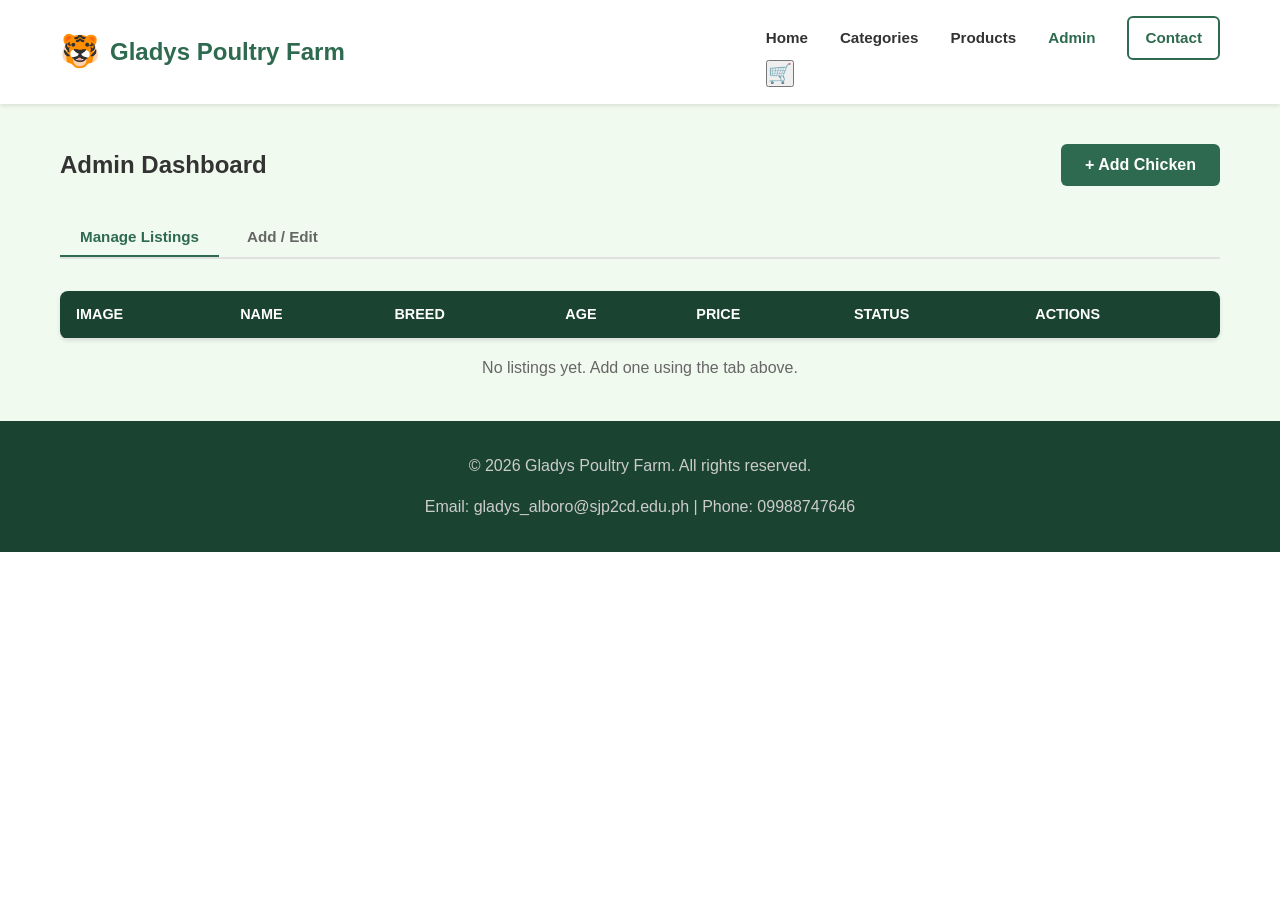
<file: GLADYS/admin.html>
<!DOCTYPE html>
<html lang="en">
<head>
  <meta charset="UTF-8">
  <meta name="viewport" content="width=device-width, initial-scale=1.0">
  <title>Admin Dashboard - Gladys Poultry Farm</title>
  <link rel="stylesheet" href="css/style.css">
</head>
<body>

  <!-- Navbar -->
  <header>
    <div class="container navbar">
      <div class="logo">
        <span>&#128047;</span>
        Gladys Poultry Farm
      </div>
      <nav>
        <ul class="nav-links">
          <li><a href="index.html">Home</a></li>
          <li><a href="categories.html">Categories</a></li>
          <li><a href="products.html">Products</a></li>
          <li><a href="admin.html" style="color:var(--primary)">Admin</a></li>
          <li><a href="index.html#contact" class="btn btn-outline btn-sm">Contact</a></li>
        </ul>
        <button id="cart-btn" class="cart-icon" aria-label="Shopping Cart">&#128722;<span class="cart-count">0</span></button>
        <button class="mobile-menu-btn" aria-label="Menu">&#9776;</button>
      </nav>
    </div>
  </header>

  <!-- Admin Dashboard -->
  <section class="admin-section">
    <div class="container">
      <div class="admin-header">
        <h1>Admin Dashboard</h1>
        <button class="btn" onclick="openAddModal()">+ Add Chicken</button>
      </div>

      <div class="admin-tabs">
        <button class="admin-tab-btn active" data-tab="manage-products">Manage Listings</button>
        <button class="admin-tab-btn" data-tab="add-product">Add / Edit</button>
      </div>

      <!-- Manage Listings Tab -->
      <div id="manage-products" class="admin-tab-content active">
        <table class="admin-table">
          <thead>
            <tr>
              <th>Image</th>
              <th>Name</th>
              <th>Breed</th>
              <th>Age</th>
              <th>Price</th>
              <th>Status</th>
              <th>Actions</th>
            </tr>
          </thead>
          <tbody id="products-table">
            <!-- Populated by JS -->
          </tbody>
        </table>
        <p style="text-align:center;margin-top:1rem;color:#666;" id="no-products-msg" style="display:none;">No listings yet. Add one using the tab above.</p>
      </div>

      <!-- Add / Edit Tab -->
      <div id="add-product" class="admin-tab-content">
        <div class="admin-form">
          <h3 style="margin-bottom:1.5rem;color:var(--primary-dark);">Add / Edit Chicken Listing</h3>
          <form id="product-form">
            <input type="hidden" id="editing-index" value="-1">
            <div class="form-row">
              <div class="form-group">
                <label>Chicken Name</label>
                <input type="text" id="prod-name" placeholder="e.g. Rhode Island Red Pullet" required>
              </div>
              <div class="form-group">
                <label>Breed</label>
                <input type="text" id="prod-breed" placeholder="e.g. Rhode Island Red" required>
              </div>
            </div>
            <div class="form-row">
              <div class="form-group">
                <label>Age</label>
                <select id="prod-age" required>
                  <option value="4 months">4 months</option>
                  <option value="5 months">5 months</option>
                  <option value="6 months">6 months</option>
                  <option value="8 months">8 months</option>
                  <option value="10 months">10 months</option>
                  <option value="1 year">1 year</option>
                </select>
              </div>
              <div class="form-group">
                <label>Category</label>
                <select id="prod-category" required>
                  <option value="4-month">4-Month-Old Chickens (&#8369;100-200)</option>
                  <option value="5-month">5-Month-Old Chickens (&#8369;250-350)</option>
                  <option value="6-month-plus">6 Months &amp; Older (&#8369;400-500)</option>
                </select>
              </div>
            </div>
            <div class="form-group">
              <label>Price (Pesos)</label>
              <input type="number" id="prod-price" placeholder="e.g. 250" min="0" required>
            </div>
            <div class="form-group">
              <label>Image URL</label>
              <input type="text" id="prod-image" placeholder="images/chicken-1.jpg">
              <small style="color:#666;font-size:0.85rem;">Leave blank to use default placeholder.</small>
            </div>
            <div class="form-group">
              <label>Description</label>
              <textarea id="prod-description" rows="3" placeholder="Describe the chicken..." required></textarea>
            </div>
            <div class="form-group">
              <label>Characteristics (comma separated)</label>
              <textarea id="prod-characteristics" rows="2" placeholder="Brown egg layer, Hardy, Docile"></textarea>
            </div>
            <div class="form-group">
              <label>Availability</label>
              <select id="prod-availability">
                <option value="available">Available</option>
                <option value="unavailable">Unavailable</option>
              </select>
            </div>
            <button type="submit" class="btn save-btn">Save Listing</button>
          </form>
        </div>
      </div>

    </div>
  </section>

  <!-- Footer -->
  <footer>
    <div class="footer-content">
      <p>&copy; 2026 Gladys Poultry Farm. All rights reserved.</p>
      <p>Email: gladys_alboro@sjp2cd.edu.ph | Phone: 09988747646</p>
    </div>
  </footer>

  <!-- Cart Modal -->
  <div class="cart-modal-overlay">
    <div class="cart-modal">
      <div class="cart-modal-header">
        <h2>Shopping Cart</h2>
        <button class="close-modal" id="close-cart-modal">&times;</button>
      </div>
      <div class="cart-items"></div>
      <div class="cart-modal-footer">
        <div class="cart-total">Total: <span class="cart-total-amount">&#8369;0</span></div>
        <button class="btn">Checkout</button>
      </div>
    </div>
  </div>

  <div class="cart-notification"></div>

  <!-- Add/Edit Modal -->
  <div id="admin-add-modal" style="display:none;" class="cart-modal-overlay">
    <div class="cart-modal" style="max-width:700px;">
      <div class="cart-modal-header">
        <h3 id="modal-title">Add Chicken</h3>
        <button class="close-modal" onclick="document.getElementById('admin-add-modal').style.display='none'">&times;</button>
      </div>
      <div class="cart-items" style="padding:1.5rem;overflow:visible;">
        <form id="product-form-modal">
          <input type="hidden" id="editing-index-modal" value="-1">
          <div class="form-group">
            <label>Chicken Name</label>
            <input type="text" id="prod-name-modal" placeholder="e.g. Rhode Island Red Pullet" required>
          </div>
          <div class="form-group">
            <label>Breed</label>
            <input type="text" id="prod-breed-modal" placeholder="e.g. Rhode Island Red" required>
          </div>
          <div class="form-row">
            <div class="form-group">
              <label>Age</label>
              <select id="prod-age-modal" required>
                <option value="4 months">4 months</option>
                <option value="5 months">5 months</option>
                <option value="6 months">6 months</option>
                <option value="8 months">8 months</option>
                <option value="10 months">10 months</option>
                <option value="1 year">1 year</option>
              </select>
            </div>
            <div class="form-group">
              <label>Category</label>
              <select id="prod-category-modal" required>
                <option value="4-month">4-Month-Old Chickens (&#8369;100-200)</option>
                <option value="5-month">5-Month-Old Chickens (&#8369;250-350)</option>
                <option value="6-month-plus">6 Months &amp; Older (&#8369;400-500)</option>
              </select>
            </div>
          </div>
          <div class="form-group">
            <label>Price (Pesos)</label>
            <input type="number" id="prod-price-modal" placeholder="e.g. 250" min="0" required>
          </div>
          <div class="form-group">
            <label>Image URL</label>
            <input type="text" id="prod-image-modal" placeholder="images/chicken-1.jpg">
          </div>
          <div class="form-group">
            <label>Description</label>
            <textarea id="prod-description-modal" rows="3" placeholder="Describe the chicken..." required></textarea>
          </div>
          <div class="form-group">
            <label>Characteristics (comma separated)</label>
            <textarea id="prod-characteristics-modal" rows="2" placeholder="Brown egg layer, Hardy, Docile"></textarea>
          </div>
          <div class="form-group">
            <label>Availability</label>
            <select id="prod-availability-modal">
              <option value="available">Available</option>
              <option value="unavailable">Unavailable</option>
            </select>
          </div>
          <button type="submit" class="btn save-btn">Save Listing</button>
        </form>
      </div>
    </div>
  </div>

  <script src="js/script.js"></script>
  <script>
    // Admin modal form wiring
    const modalForm = document.getElementById("product-form-modal");
    const editIndexInput = document.getElementById("editing-index-modal");

    window.openAddModal = function () {
      editIndexInput.value = -1;
      document.getElementById("modal-title").textContent = "Add Chicken";
      modalForm.reset();
      document.getElementById("admin-add-modal").style.display = "flex";
    };

    window.openEditModal = function (index) {
      const p = products[index];
      editIndexInput.value = index;
      document.getElementById("modal-title").textContent = "Edit Chicken";
      document.getElementById("prod-name-modal").value = p.name;
      document.getElementById("prod-breed-modal").value = p.breed;
      document.getElementById("prod-age-modal").value = p.age;
      document.getElementById("prod-category-modal").value = p.category;
      document.getElementById("prod-price-modal").value = p.price;
      document.getElementById("prod-image-modal").value = p.image;
      document.getElementById("prod-description-modal").value = p.description;
      document.getElementById("prod-characteristics-modal").value = p.characteristics.join(", ");
      document.getElementById("prod-availability-modal").value = p.availability;
      document.getElementById("admin-add-modal").style.display = "flex";
    };

    window.deleteProduct = function (index) {
      if (!confirm("Delete this chicken listing?")) return;
      products.splice(index, 1);
      saveProducts();
      renderAdmin();
      renderProducts(".products-grid");
      renderProducts(".featured-grid");
    };

    modalForm.addEventListener("submit", function (e) {
      e.preventDefault();
      const name = document.getElementById("prod-name-modal").value.trim();
      const breed = document.getElementById("prod-breed-modal").value.trim();
      const age = document.getElementById("prod-age-modal").value;
      const category = document.getElementById("prod-category-modal").value;
      const price = parseFloat(document.getElementById("prod-price-modal").value);
      const description = document.getElementById("prod-description-modal").value.trim();
      const characteristics = document.getElementById("prod-characteristics-modal").value.split(",").map(c => c.trim()).filter(Boolean);
      const availability = document.getElementById("prod-availability-modal").value;
      const image = document.getElementById("prod-image-modal").value.trim() || "images/chicken-default.png";

      const idx = parseInt(editIndexInput.value);
      const productData = {
        id: idx >= 0 ? products[idx].id : Date.now(),
        name, breed, age, category, price, description, characteristics, availability, image
      };

      if (idx >= 0) products[idx] = productData;
      else products.push(productData);

      saveProducts();
      renderAdmin();
      renderProducts(".products-grid");
      renderProducts(".featured-grid");

      document.getElementById("admin-add-modal").style.display = "none";
      modalForm.reset();
      editIndexInput.value = -1;
    });

    // Ensure products table renders
    document.addEventListener("DOMContentLoaded", function () {
      const tableBody = document.getElementById("products-table");
      const noMsg = document.getElementById("no-products-msg");
      if (products.length === 0) {
        if (noMsg) noMsg.style.display = "block";
      }
      renderAdmin();
    });
  </script>
</body>
</html>
</file>
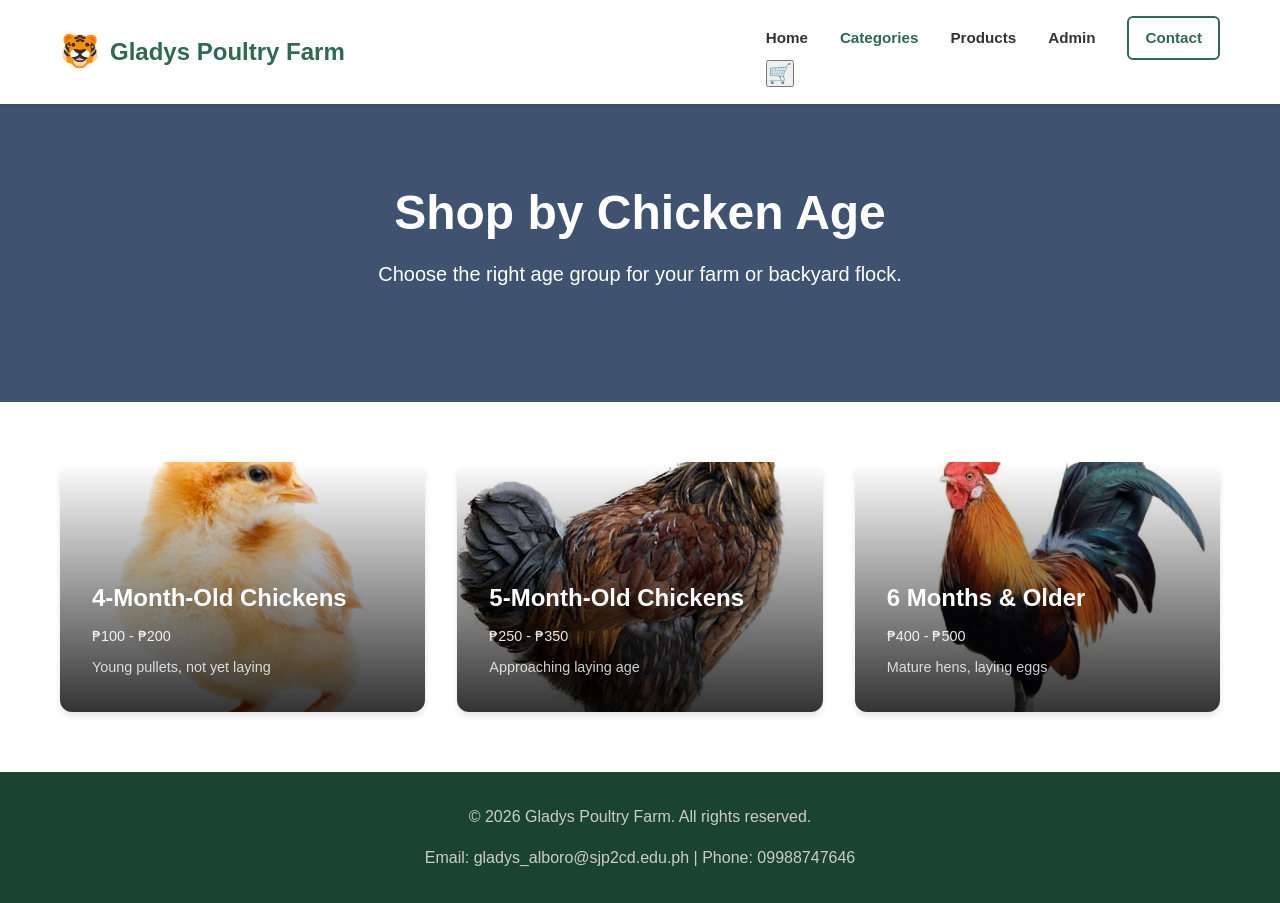
<file: GLADYS/categories.html>
<!DOCTYPE html>
<html lang="en">
<head>
  <meta charset="UTF-8">
  <meta name="viewport" content="width=device-width, initial-scale=1.0">
  <title>Chicken Categories - Gladys Poultry Farm</title>
  <link rel="stylesheet" href="css/style.css">
</head>
<body>

  <!-- Navbar -->
  <header>
    <div class="container navbar">
      <div class="logo">
        <span>&#128047;</span>
        Gladys Poultry Farm
      </div>
      <nav>
        <ul class="nav-links">
          <li><a href="index.html">Home</a></li>
          <li><a href="categories.html" style="color:var(--primary)">Categories</a></li>
          <li><a href="products.html">Products</a></li>
          <li><a href="admin.html">Admin</a></li>
          <li><a href="index.html#contact" class="btn btn-outline btn-sm">Contact</a></li>
        </ul>
        <button id="cart-btn" class="cart-icon" aria-label="Shopping Cart">&#128722;<span class="cart-count">0</span></button>
        <button class="mobile-menu-btn" aria-label="Menu">&#9776;</button>
      </nav>
    </div>
  </header>

  <!-- Page Header -->
  <section class="hero" style="background: linear-gradient(rgba(29, 53, 87, 0.85), rgba(29, 53, 87, 0.85)); padding: 80px 20px;">
    <div class="container">
      <h1>Shop by Chicken Age</h1>
      <p>Choose the right age group for your farm or backyard flock.</p>
    </div>
  </section>

  <!-- Categories -->
  <section class="categories-section">
    <div class="container">
      <div class="category-grid">
        <a href="products.html?cat=4-month" class="category-card">
          <img src="images/cat-4mo.png" alt="4-month-old chickens" onerror="handleImageError(this)">
          <div class="overlay">
            <h3>4-Month-Old Chickens</h3>
            <p>&#8369;100 - &#8369;200</p>
            <p style="margin-top:0.5rem;opacity:0.8">Young pullets, not yet laying</p>
          </div>
        </a>
        <a href="products.html?cat=5-month" class="category-card">
          <img src="images/cat-5mo.jpg" alt="5-month-old chickens" onerror="handleImageError(this)">
          <div class="overlay">
            <h3>5-Month-Old Chickens</h3>
            <p>&#8369;250 - &#8369;350</p>
            <p style="margin-top:0.5rem;opacity:0.8">Approaching laying age</p>
          </div>
        </a>
        <a href="products.html?cat=6-month-plus" class="category-card">
          <img src="images/cat-6mo.jpg" alt="6-month-old and older chickens" onerror="handleImageError(this)">
          <div class="overlay">
            <h3>6 Months &amp; Older</h3>
            <p>&#8369;400 - &#8369;500</p>
            <p style="margin-top:0.5rem;opacity:0.8">Mature hens, laying eggs</p>
          </div>
        </a>
      </div>
    </div>
  </section>

  <!-- Footer -->
  <footer>
    <div class="footer-content">
      <p>&copy; 2026 Gladys Poultry Farm. All rights reserved.</p>
      <p>Email: gladys_alboro@sjp2cd.edu.ph | Phone: 09988747646</p>
    </div>
  </footer>

  <!-- Cart Modal -->
  <div class="cart-modal-overlay">
    <div class="cart-modal">
      <div class="cart-modal-header">
        <h2>Shopping Cart</h2>
        <button class="close-modal" id="close-cart-modal">&times;</button>
      </div>
      <div class="cart-items"></div>
      <div class="cart-modal-footer">
        <div class="cart-total">Total: <span class="cart-total-amount">&#8369;0</span></div>
        <button class="btn">Checkout</button>
      </div>
    </div>
  </div>

  <div class="cart-notification"></div>

  <script src="js/script.js"></script>
</body>
</html>
</file>
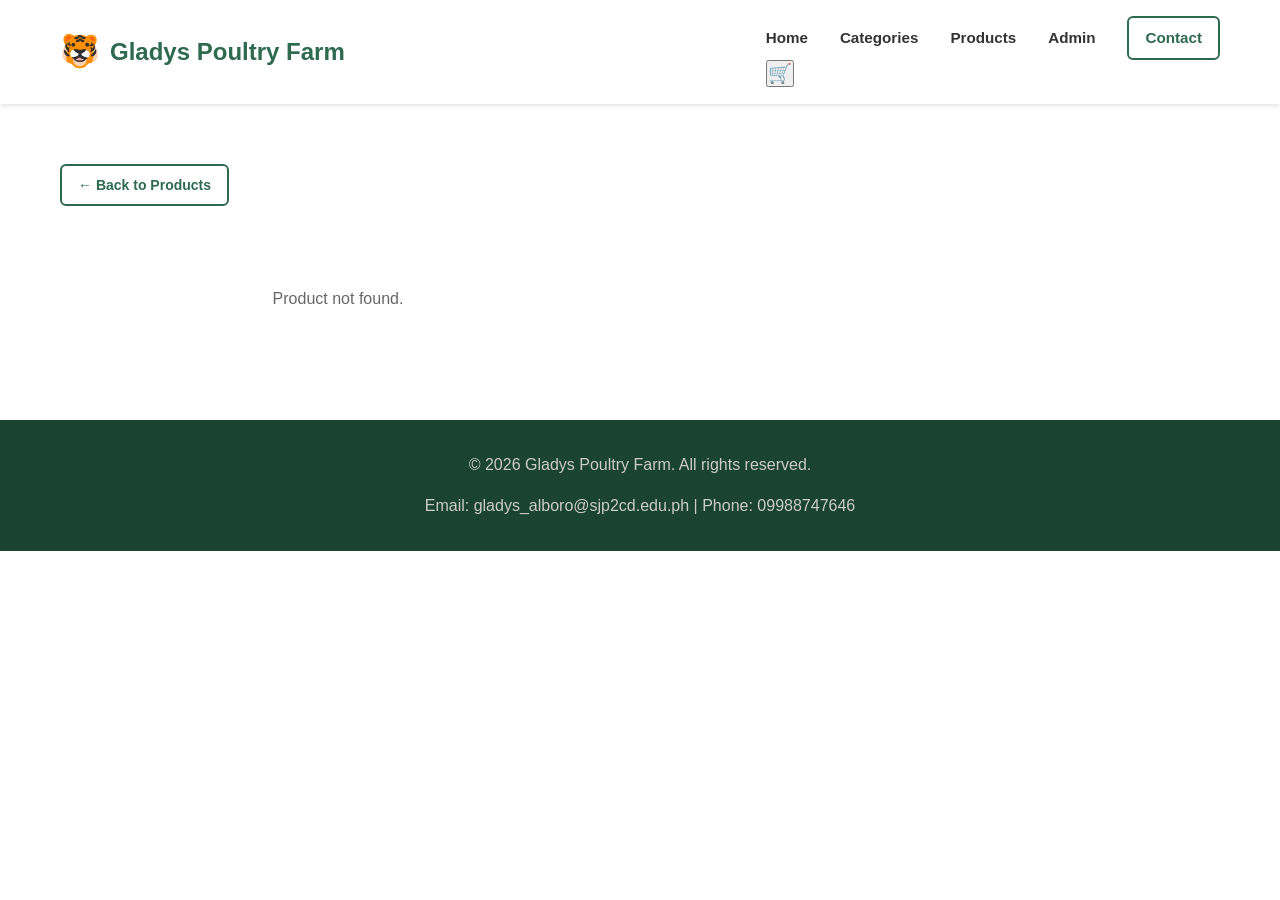
<file: GLADYS/product-detail.html>
<!DOCTYPE html>
<html lang="en">
<head>
  <meta charset="UTF-8">
  <meta name="viewport" content="width=device-width, initial-scale=1.0">
  <title>Chicken Details - Gladys Poultry Farm</title>
  <link rel="stylesheet" href="css/style.css">
</head>
<body>

  <!-- Navbar -->
  <header>
    <div class="container navbar">
      <div class="logo">
        <span>&#128047;</span>
        Gladys Poultry Farm
      </div>
      <nav>
        <ul class="nav-links">
          <li><a href="index.html">Home</a></li>
          <li><a href="categories.html">Categories</a></li>
          <li><a href="products.html">Products</a></li>
          <li><a href="admin.html">Admin</a></li>
          <li><a href="index.html#contact" class="btn btn-outline btn-sm">Contact</a></li>
        </ul>
        <button id="cart-btn" class="cart-icon" aria-label="Shopping Cart">&#128722;<span class="cart-count">0</span></button>
        <button class="mobile-menu-btn" aria-label="Menu">&#9776;</button>
      </nav>
    </div>
  </header>

  <!-- Product Detail -->
  <section class="product-detail-section">
    <div class="container">
      <a href="products.html" class="btn btn-outline btn-sm" style="margin-bottom:2rem;display:inline-block;">&#8592; Back to Products</a>

      <div class="product-detail-grid">
        <div class="product-main-image">
          <!-- Image populated by JS -->
        </div>
        <div class="product-info">
          <h1 id="detail-name"></h1>
          <div class="product-meta" id="detail-meta"></div>
          <p class="product-description" id="detail-description"></p>

          <div class="product-characteristics">
            <h4>Characteristics</h4>
            <ul id="detail-characteristics"></ul>
          </div>

          <div class="product-price" id="detail-price"></div>
          <div class="product-availability" id="detail-availability"></div>

          <div class="quantity-selector">
            <label for="detail-qty">Quantity</label>
            <input type="number" id="detail-qty" value="1" min="1">
          </div>
          <button class="btn add-to-cart" id="detail-add-to-cart">Add to Cart</button>
        </div>
      </div>
    </div>
  </section>

  <!-- Footer -->
  <footer>
    <div class="footer-content">
      <p>&copy; 2026 Gladys Poultry Farm. All rights reserved.</p>
      <p>Email: gladys_alboro@sjp2cd.edu.ph | Phone: 09988747646</p>
    </div>
  </footer>

  <!-- Cart Modal -->
  <div class="cart-modal-overlay">
    <div class="cart-modal">
      <div class="cart-modal-header">
        <h2>Shopping Cart</h2>
        <button class="close-modal" id="close-cart-modal">&times;</button>
      </div>
      <div class="cart-items"></div>
      <div class="cart-modal-footer">
        <div class="cart-total">Total: <span class="cart-total-amount">&#8369;0</span></div>
        <button class="btn">Checkout</button>
      </div>
    </div>
  </div>

  <div class="cart-notification"></div>

  <script src="js/script.js"></script>
  <script>
    // Override addToCart to respect quantity selector on detail page
    const originalAddToCart = window.addToCart;
    window.addToCart = function (id) {
      const product = products.find(p => p.id === id);
      if (!product || product.availability === 'unavailable') return;
      const qtyInput = document.getElementById("detail-qty");
      const qty = qtyInput ? parseInt(qtyInput.value) || 1 : 1;
      const existing = cart.find(item => item.id === id);
      if (existing) {
        existing.quantity += qty;
      } else {
        cart.push({ ...product, quantity: qty });
      }
      saveCart();
      showNotification(qty + " x " + product.name + " added to cart!");
    };

    // Update detail add-to-cart with quantity
    document.addEventListener("DOMContentLoaded", function () {
      const btn = document.getElementById("detail-add-to-cart");
      if (btn) {
        const params = new URLSearchParams(window.location.search);
        const id = parseInt(params.get("id"));
        btn.onclick = () => window.addToCart(id);
      }
    });
  </script>
</body>
</html>
</file>
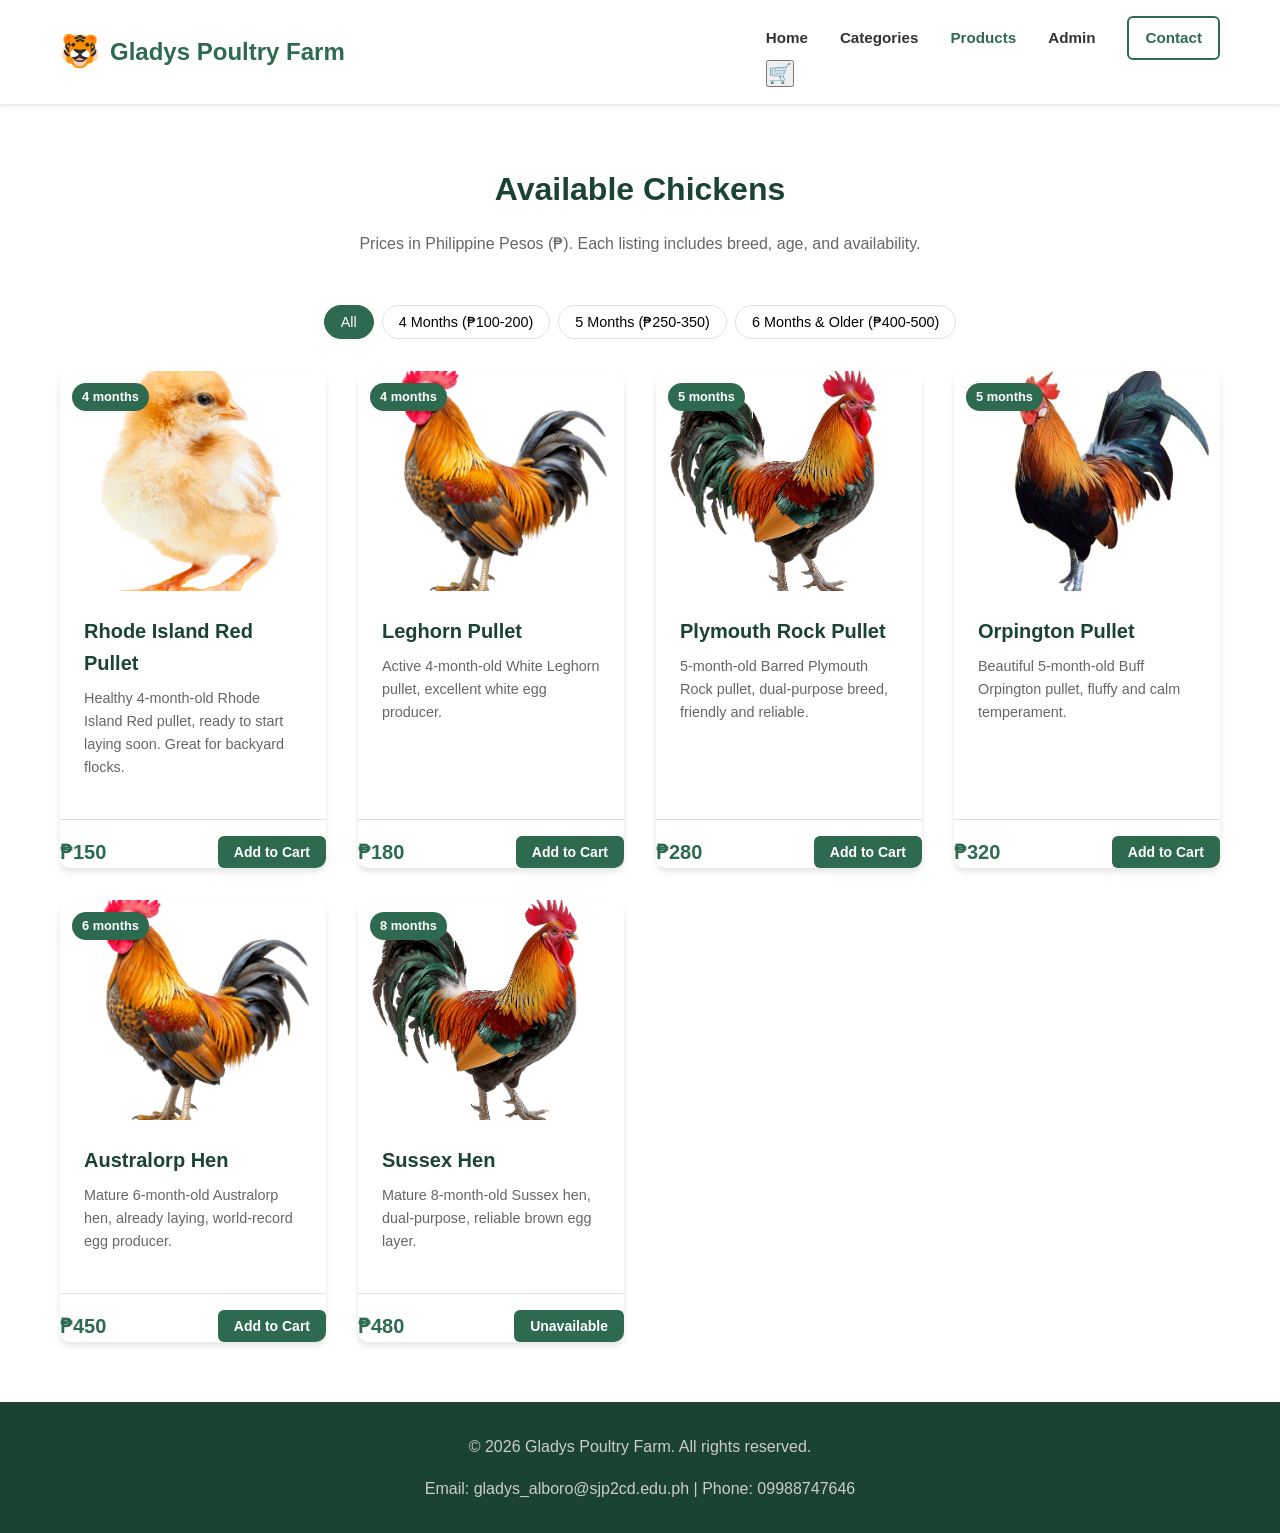
<file: GLADYS/products.html>
<!DOCTYPE html>
<html lang="en">
<head>
  <meta charset="UTF-8">
  <meta name="viewport" content="width=device-width, initial-scale=1.0">
  <title>Our Chickens - Gladys Poultry Farm</title>
  <link rel="stylesheet" href="css/style.css">
</head>
<body>

  <!-- Navbar -->
  <header>
    <div class="container navbar">
      <div class="logo">
        <span>&#128047;</span>
        Gladys Poultry Farm
      </div>
      <nav>
        <ul class="nav-links">
          <li><a href="index.html">Home</a></li>
          <li><a href="categories.html">Categories</a></li>
          <li><a href="products.html" style="color:var(--primary)">Products</a></li>
          <li><a href="admin.html">Admin</a></li>
          <li><a href="index.html#contact" class="btn btn-outline btn-sm">Contact</a></li>
        </ul>
        <button id="cart-btn" class="cart-icon" aria-label="Shopping Cart">&#128722;<span class="cart-count">0</span></button>
        <button class="mobile-menu-btn" aria-label="Menu">&#9776;</button>
      </nav>
    </div>
  </header>

  <!-- Product Listings -->
  <section class="products-section">
    <div class="container">
      <h2 class="section-title">Available Chickens</h2>
      <p class="section-subtitle">Prices in Philippine Pesos (&#8369;). Each listing includes breed, age, and availability.</p>

      <div class="filters">
        <button class="filter-btn active" data-category="">All</button>
        <button class="filter-btn" data-category="4-month">4 Months (&#8369;100-200)</button>
        <button class="filter-btn" data-category="5-month">5 Months (&#8369;250-350)</button>
        <button class="filter-btn" data-category="6-month-plus">6 Months &amp; Older (&#8369;400-500)</button>
      </div>

      <div class="products-grid" id="products-grid">
        <!-- Populated by JS -->
      </div>
    </div>
  </section>

  <!-- Footer -->
  <footer>
    <div class="footer-content">
      <p>&copy; 2026 Gladys Poultry Farm. All rights reserved.</p>
      <p>Email: gladys_alboro@sjp2cd.edu.ph | Phone: 09988747646</p>
    </div>
  </footer>

  <!-- Cart Modal -->
  <div class="cart-modal-overlay">
    <div class="cart-modal">
      <div class="cart-modal-header">
        <h2>Shopping Cart</h2>
        <button class="close-modal" id="close-cart-modal">&times;</button>
      </div>
      <div class="cart-items"></div>
      <div class="cart-modal-footer">
        <div class="cart-total">Total: <span class="cart-total-amount">&#8369;0</span></div>
        <button class="btn">Checkout</button>
      </div>
    </div>
  </div>

  <div class="cart-notification"></div>

  <script src="js/script.js"></script>
</body>
</html>
</file>
<file: GLADYS/css/style.css>
* {
  margin: 0;
  padding: 0;
  box-sizing: border-box;
}

:root {
  --primary: #2d6a4f;
  --primary-dark: #1b4332;
  --secondary: #52b788;
  --accent: #d4a373;
  --light: #f1faee;
  --dark: #1d3557;
  --text: #333;
  --white: #ffffff;
  --gray: #e0e0e0;
  --danger: #d00000;
  --warning: #ffb703;
  --success: #38b000;
}

html {
  scroll-behavior: smooth;
}

body {
  font-family: "Segoe UI", Tahoma, Geneva, Verdana, sans-serif;
  line-height: 1.6;
  color: var(--text);
  background-color: var(--white);
}

a {
  text-decoration: none;
  color: inherit;
}

ul {
  list-style: none;
}

img {
  max-width: 100%;
  height: auto;
  display: block;
}

.container {
  max-width: 1200px;
  margin: 0 auto;
  padding: 0 20px;
}

.btn {
  display: inline-block;
  padding: 12px 24px;
  background-color: var(--primary);
  color: var(--white);
  border: none;
  border-radius: 6px;
  cursor: pointer;
  font-size: 1rem;
  font-weight: 600;
  transition: background-color 0.3s ease;
  text-align: center;
}

.btn:hover {
  background-color: var(--primary-dark);
}

.btn-outline {
  background-color: transparent;
  border: 2px solid var(--primary);
  color: var(--primary);
}

.btn-outline:hover {
  background-color: var(--primary);
  color: var(--white);
}

.btn-danger {
  background-color: var(--danger);
  color: var(--white);
}

.btn-danger:hover {
  background-color: #a80000;
}

.btn-sm {
  padding: 8px 16px;
  font-size: 0.875rem;
}

.section-title {
  text-align: center;
  font-size: 2rem;
  margin-bottom: 1rem;
  color: var(--primary-dark);
}

.section-subtitle {
  text-align: center;
  color: #666;
  margin-bottom: 3rem;
  max-width: 700px;
  margin-left: auto;
  margin-right: auto;
}

/* Header / Navbar */
header {
  background-color: var(--white);
  box-shadow: 0 2px 4px rgba(0, 0, 0, 0.1);
  position: sticky;
  top: 0;
  z-index: 1000;
}

.navbar {
  display: flex;
  justify-content: space-between;
  align-items: center;
  padding: 1rem 20px;
}

.navbar .logo {
  font-size: 1.5rem;
  font-weight: 800;
  color: var(--primary);
  display: flex;
  align-items: center;
  gap: 10px;
}

.navbar .logo span {
  font-size: 2rem;
}

.nav-links {
  display: flex;
  gap: 2rem;
  align-items: center;
}

.nav-links a {
  font-weight: 600;
  font-size: 0.95rem;
  transition: color 0.3s ease;
}

.nav-links a:hover {
  color: var(--primary);
}

.cart-icon {
  position: relative;
  font-size: 1.2rem;
  cursor: pointer;
}

.cart-count {
  position: absolute;
  top: -8px;
  right: -8px;
  background-color: var(--danger);
  color: var(--white);
  font-size: 0.75rem;
  padding: 2px 6px;
  border-radius: 50%;
  font-weight: bold;
}

.mobile-menu-btn {
  display: none;
  background: none;
  border: none;
  font-size: 1.5rem;
  color: var(--text);
  cursor: pointer;
}

/* Hero Section */
.hero {
  background: linear-gradient(rgba(29, 53, 87, 0.7), rgba(29, 53, 87, 0.7)),
    url("images/hero-bg.jpg");
  background-size: cover;
  background-position: center;
  background-attachment: fixed;
  color: var(--white);
  padding: 100px 20px;
  text-align: center;
}

.hero h1 {
  font-size: 3rem;
  margin-bottom: 1rem;
  line-height: 1.2;
}

.hero p {
  font-size: 1.25rem;
  margin-bottom: 2rem;
  max-width: 700px;
  margin-left: auto;
  margin-right: auto;
}

/* Featured Section */
.featured {
  padding: 60px 20px;
  background-color: var(--light);
}

.featured-grid {
  display: grid;
  grid-template-columns: repeat(auto-fit, minmax(280px, 1fr));
  gap: 2rem;
}

.card {
  background-color: var(--white);
  border-radius: 10px;
  overflow: hidden;
  box-shadow: 0 4px 6px rgba(0, 0, 0, 0.1);
  transition: transform 0.3s ease, box-shadow 0.3s ease;
  display: flex;
  flex-direction: column;
}

.card:hover {
  transform: translateY(-5px);
  box-shadow: 0 8px 16px rgba(0, 0, 0, 0.15);
}

.card-image {
  height: 220px;
  overflow: hidden;
  position: relative;
}

.card-image img {
  width: 100%;
  height: 100%;
  object-fit: cover;
}

.card-image .badge {
  position: absolute;
  top: 12px;
  left: 12px;
  background-color: var(--primary);
  color: var(--white);
  padding: 4px 10px;
  border-radius: 20px;
  font-size: 0.8rem;
  font-weight: bold;
}

.card-content {
  padding: 1.5rem;
  flex: 1;
  display: flex;
  flex-direction: column;
}

.card-content h3 {
  font-size: 1.25rem;
  margin-bottom: 0.5rem;
  color: var(--primary-dark);
}

.card-content p {
  color: #666;
  font-size: 0.9rem;
  margin-bottom: 1rem;
  flex: 1;
}

.card-footer {
  display: flex;
  justify-content: space-between;
  align-items: center;
  padding-top: 1rem;
  border-top: 1px solid var(--gray);
}

.price {
  font-size: 1.25rem;
  font-weight: 700;
  color: var(--primary);
}

/* Categories Section */
.categories-section {
  padding: 60px 20px;
}

.category-grid {
  display: grid;
  grid-template-columns: repeat(auto-fit, minmax(250px, 1fr));
  gap: 2rem;
}

.category-card {
  position: relative;
  height: 250px;
  border-radius: 12px;
  overflow: hidden;
  box-shadow: 0 4px 6px rgba(0, 0, 0, 0.1);
  transition: transform 0.3s ease;
}

.category-card:hover {
  transform: translateY(-5px);
}

.category-card img {
  width: 100%;
  height: 100%;
  object-fit: cover;
}

.category-card .overlay {
  position: absolute;
  inset: 0;
  background: linear-gradient(to top, rgba(0,0,0,0.8), transparent);
  display: flex;
  flex-direction: column;
  justify-content: flex-end;
  padding: 2rem;
  color: var(--white);
}

.category-card h3 {
  font-size: 1.5rem;
  margin-bottom: 0.5rem;
}

.category-card p {
  font-size: 0.9rem;
  opacity: 0.9;
}

/* Product Listings */
.products-section {
  padding: 60px 20px;
}

.filters {
  display: flex;
  gap: 0.5rem;
  margin-bottom: 2rem;
  flex-wrap: wrap;
  justify-content: center;
}

.filter-btn {
  padding: 8px 16px;
  border: 1px solid var(--gray);
  background: var(--white);
  border-radius: 20px;
  cursor: pointer;
  font-size: 0.9rem;
  transition: all 0.3s ease;
}

.filter-btn.active,
.filter-btn:hover {
  background-color: var(--primary);
  color: var(--white);
  border-color: var(--primary);
}

.products-grid {
  display: grid;
  grid-template-columns: repeat(auto-fill, minmax(260px, 1fr));
  gap: 2rem;
}

/* Product Detail */
.product-detail-section {
  padding: 60px 20px;
}

.product-detail-grid {
  display: grid;
  grid-template-columns: 1fr 1fr;
  gap: 3rem;
  align-items: start;
}

.product-main-image {
  height: 400px;
  border-radius: 12px;
  overflow: hidden;
  background-color: var(--gray);
}

.product-main-image img {
  width: 100%;
  height: 100%;
  object-fit: cover;
}

.product-info h1 {
  font-size: 2rem;
  margin-bottom: 0.5rem;
  color: var(--primary-dark);
}

.product-meta {
  display: flex;
  gap: 1rem;
  margin-bottom: 1rem;
  font-size: 0.9rem;
  color: #666;
}

.product-meta span {
  background: var(--light);
  padding: 4px 10px;
  border-radius: 4px;
}

.product-description {
  font-size: 1rem;
  margin-bottom: 1.5rem;
  line-height: 1.8;
}

.product-characteristics {
  margin-bottom: 2rem;
}

.product-characteristics h4 {
  font-size: 1.1rem;
  margin-bottom: 0.75rem;
  color: var(--primary-dark);
}

.product-characteristics ul {
  list-style: disc;
  padding-left: 1.5rem;
  color: #555;
}

.product-characteristics li {
  margin-bottom: 0.4rem;
}

.product-price {
  font-size: 1.75rem;
  font-weight: 700;
  color: var(--primary);
  margin-bottom: 0.5rem;
}

.product-availability {
  font-size: 0.9rem;
  margin-bottom: 1.5rem;
}

.product-availability.available {
  color: var(--success);
  font-weight: 600;
}

.product-availability.unavailable {
  color: var(--danger);
  font-weight: 600;
}

.quantity-selector {
  display: flex;
  align-items: center;
  gap: 1rem;
  margin-bottom: 1.5rem;
}

.quantity-selector label {
  font-weight: 600;
}

.quantity-selector input {
  width: 60px;
  padding: 8px;
  border: 1px solid var(--gray);
  border-radius: 6px;
}

.add-to-cart {
  width: 100%;
  padding: 14px;
  font-size: 1rem;
}

.cart-notification {
  position: fixed;
  bottom: 30px;
  left: 50%;
  transform: translateX(-50%);
  background-color: var(--success);
  color: var(--white);
  padding: 12px 24px;
  border-radius: 6px;
  box-shadow: 0 4px 12px rgba(0,0,0,0.2);
  display: none;
  z-index: 2000;
}

/* Admin Dashboard */
.admin-section {
  padding: 40px 20px;
  background-color: var(--light);
}

.admin-header {
  display: flex;
  justify-content: space-between;
  align-items: center;
  margin-bottom: 2rem;
}

.admin-tabs {
  display: flex;
  gap: 0.5rem;
  margin-bottom: 2rem;
  border-bottom: 2px solid var(--gray);
}

.admin-tab-btn {
  padding: 10px 20px;
  background: none;
  border: none;
  border-bottom: 2px solid transparent;
  cursor: pointer;
  font-size: 0.95rem;
  font-weight: 600;
  color: #666;
  transition: all 0.3s ease;
}

.admin-tab-btn.active {
  color: var(--primary);
  border-bottom-color: var(--primary);
}

.admin-tab-content {
  display: none;
}

.admin-tab-content.active {
  display: block;
}

.admin-table {
  width: 100%;
  border-collapse: collapse;
  background-color: var(--white);
  border-radius: 8px;
  overflow: hidden;
  box-shadow: 0 2px 4px rgba(0,0,0,0.1);
}

.admin-table th,
.admin-table td {
  padding: 12px 16px;
  text-align: left;
  border-bottom: 1px solid var(--gray);
}

.admin-table th {
  background-color: var(--primary-dark);
  color: var(--white);
  font-weight: 600;
  font-size: 0.9rem;
  text-transform: uppercase;
}

.admin-table tr:last-child td {
  border-bottom: none;
}

.admin-table tr:hover {
  background-color: #f5f5f5;
}

.status-badge {
  padding: 4px 10px;
  border-radius: 12px;
  font-size: 0.8rem;
  font-weight: 600;
}

.status-available {
  background-color: #e3fcec;
  color: var(--success);
}

.status-unavailable {
  background-color: #ffe3e3;
  color: var(--danger);
}

.price-cell {
  font-weight: 600;
  color: var(--primary);
}

.action-btns {
  display: flex;
  gap: 0.5rem;
}

.edit-btn,
.delete-btn {
  padding: 6px 12px;
  border: none;
  border-radius: 4px;
  cursor: pointer;
  font-size: 0.85rem;
  font-weight: 600;
}

.edit-btn {
  background-color: var(--secondary);
  color: var(--white);
}

.edit-btn:hover {
  background-color: #3a946e;
}

.delete-btn {
  background-color: var(--danger);
  color: var(--white);
}

.delete-btn:hover {
  background-color: #a80000;
}

.admin-form {
  background-color: var(--white);
  padding: 2rem;
  border-radius: 8px;
  box-shadow: 0 2px 4px rgba(0,0,0,0.1);
  max-width: 600px;
}

.form-group {
  margin-bottom: 1.5rem;
}

.form-group label {
  display: block;
  margin-bottom: 0.5rem;
  font-weight: 600;
  font-size: 0.95rem;
}

.form-group input,
.form-group select,
.form-group textarea {
  width: 100%;
  padding: 10px 12px;
  border: 1px solid var(--gray);
  border-radius: 6px;
  font-size: 1rem;
  font-family: inherit;
}

.form-group input:focus,
.form-group select:focus,
.form-group textarea:focus {
  outline: none;
  border-color: var(--primary);
}

.form-row {
  display: grid;
  grid-template-columns: 1fr 1fr;
  gap: 1rem;
}

.save-btn {
  width: 100%;
  padding: 12px;
  font-size: 1rem;
}

.no-data {
  text-align: center;
  padding: 3rem;
  color: #666;
}

/* Cart Modal */
.cart-modal-overlay {
  position: fixed;
  inset: 0;
  background-color: rgba(0, 0, 0, 0.5);
  z-index: 1500;
  display: none;
  align-items: center;
  justify-content: center;
  padding: 20px;
}

.cart-modal {
  background-color: var(--white);
  border-radius: 12px;
  width: 100%;
  max-width: 600px;
  max-height: 80vh;
  overflow: hidden;
  display: flex;
  flex-direction: column;
  box-shadow: 0 8px 32px rgba(0,0,0,0.3);
}

.cart-modal-header {
  display: flex;
  justify-content: space-between;
  align-items: center;
  padding: 1.5rem;
  border-bottom: 1px solid var(--gray);
  background-color: var(--light);
}

.cart-modal-header h2 {
  font-size: 1.5rem;
}

.close-modal {
  background: none;
  border: none;
  font-size: 1.5rem;
  cursor: pointer;
  color: #666;
}

.cart-items {
  flex: 1;
  overflow-y: auto;
  padding: 1rem;
}

.cart-item {
  display: flex;
  gap: 1rem;
  padding: 1rem 0;
  border-bottom: 1px solid var(--gray);
}

.cart-item img {
  width: 80px;
  height: 80px;
  object-fit: cover;
  border-radius: 6px;
}

.cart-item-info {
  flex: 1;
}

.cart-item-info h4 {
  font-size: 1rem;
  margin-bottom: 0.25rem;
}

.cart-item-info p {
  font-size: 0.85rem;
  color: #666;
  margin-bottom: 0.25rem;
}

.cart-item-remove {
  background: none;
  border: none;
  color: var(--danger);
  cursor: pointer;
  font-size: 0.85rem;
  padding: 4px;
}

.cart-modal-footer {
  padding: 1.5rem;
  border-top: 1px solid var(--gray);
  display: flex;
  justify-content: space-between;
  align-items: center;
}

.cart-total {
  font-size: 1.25rem;
  font-weight: 700;
  color: var(--primary-dark);
}

.checkout-btn {
  width: auto;
  padding: 12px 24px;
  font-size: 1rem;
}

/* Contact / Footer */
.contact-section {
  padding: 60px 20px;
  background-color: var(--dark);
  color: var(--white);
}

.contact-container {
  max-width: 1200px;
  margin: 0 auto;
  padding: 0 20px;
  display: grid;
  grid-template-columns: repeat(auto-fit, minmax(250px, 1fr));
  gap: 2rem;
}

.contact-info h3,
.contact-map h3 {
  font-size: 1.5rem;
  margin-bottom: 1rem;
  color: var(--secondary);
}

.contact-info p {
  margin-bottom: 0.5rem;
  color: #ccc;
}

.contact-info strong {
  color: var(--white);
}

.contact-map iframe {
  width: 100%;
  height: 300px;
  border-radius: 8px;
}

footer {
  background-color: var(--primary-dark);
  color: var(--white);
  padding: 2rem 20px;
  text-align: center;
}

.footer-content {
  max-width: 1200px;
  margin: 0 auto;
  padding: 0 20px;
  display: flex;
  flex-direction: column;
  gap: 1rem;
  align-items: center;
}

.footer-content p {
  color: #ccc;
}

/* Responsive */
@media (max-width: 768px) {
  .mobile-menu-btn {
    display: block;
  }

  .nav-links {
    display: none;
    position: absolute;
    top: 100%;
    left: 0;
    width: 100%;
    background-color: var(--white);
    flex-direction: column;
    padding: 1rem;
    box-shadow: 0 4px 6px rgba(0,0,0,0.1);
  }

  .nav-links.active {
    display: flex;
  }

  .nav-links a {
    padding: 0.75rem 0;
  }

  .hero h1 {
    font-size: 2rem;
  }

  .product-detail-grid {
    grid-template-columns: 1fr;
  }

  .admin-table {
    font-size: 0.85rem;
  }

  .admin-table th,
  .admin-table td {
    padding: 8px 10px;
  }

  .form-row {
    grid-template-columns: 1fr;
  }
}

@media (max-width: 480px) {
  .hero h1 {
    font-size: 1.75rem;
  }

  .cart-modal {
    width: 100%;
    height: 100%;
    max-height: 100vh;
    border-radius: 0;
  }
}
</file>
